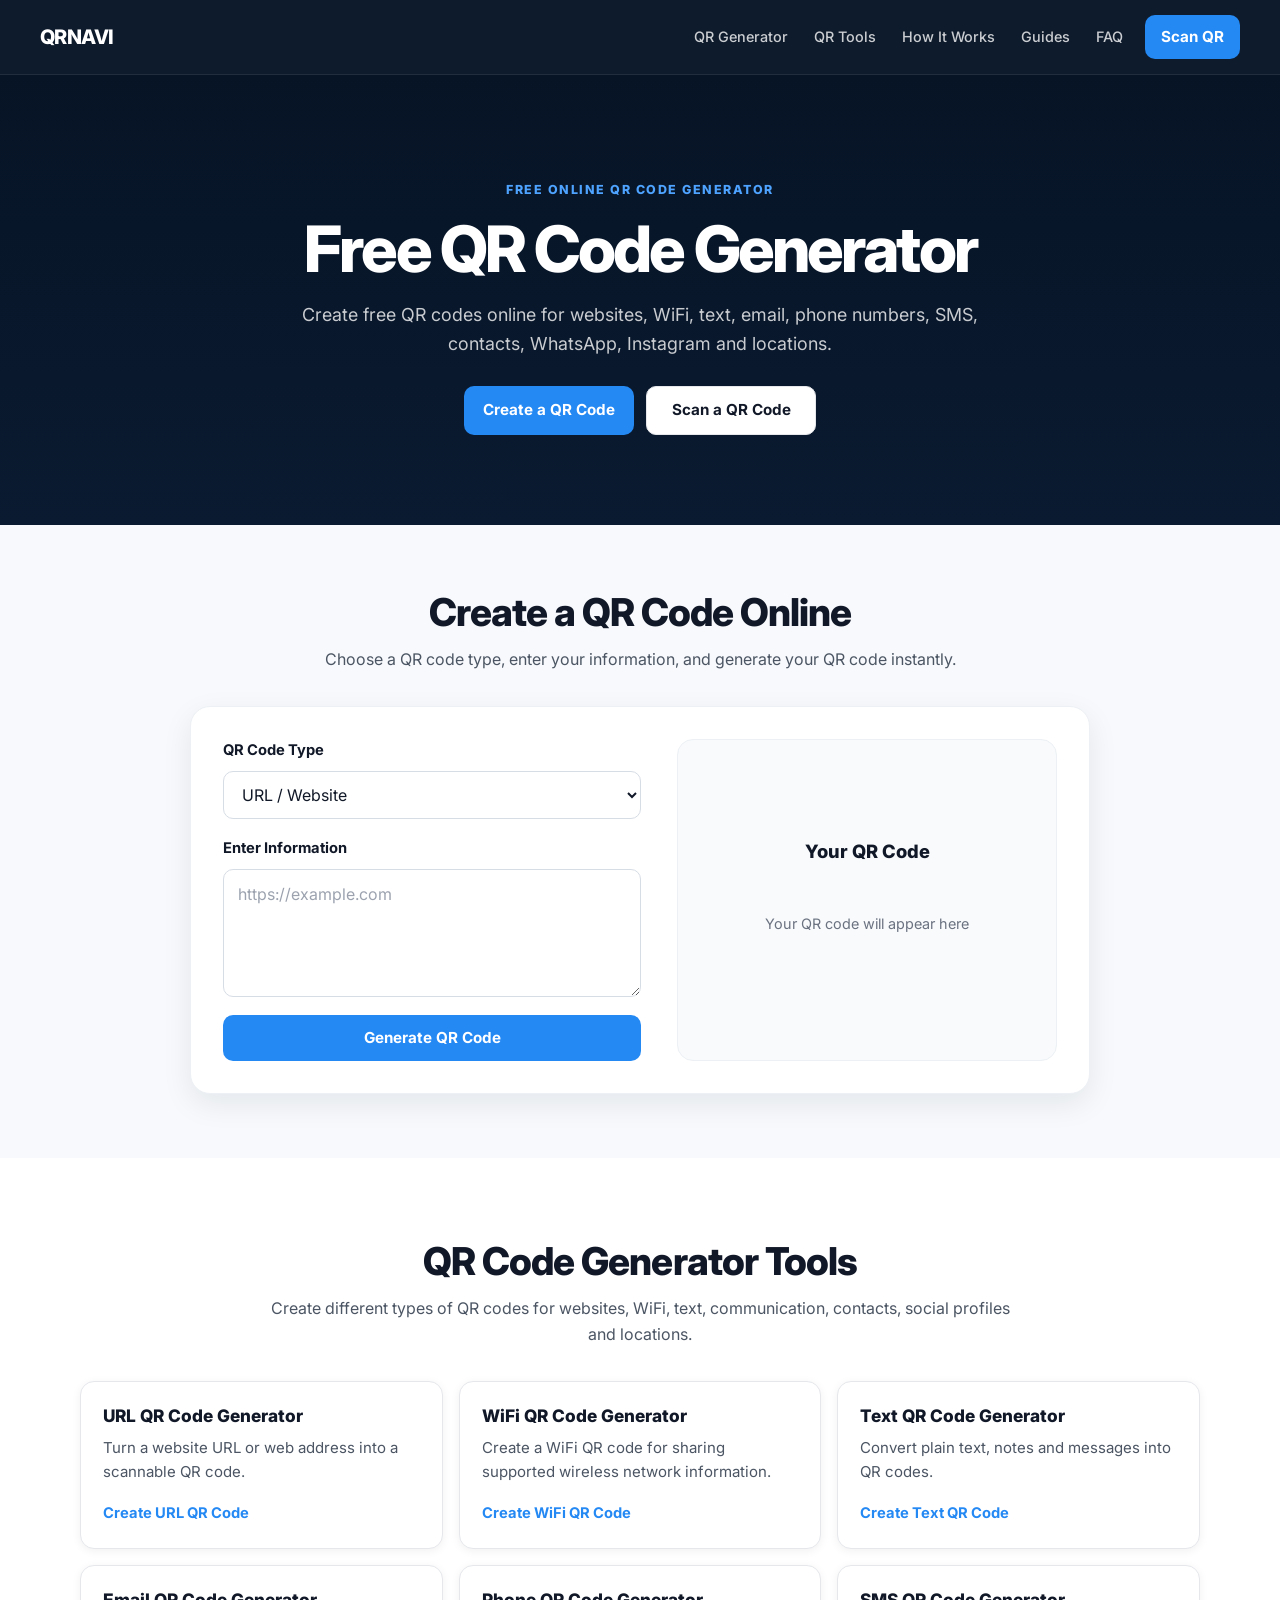
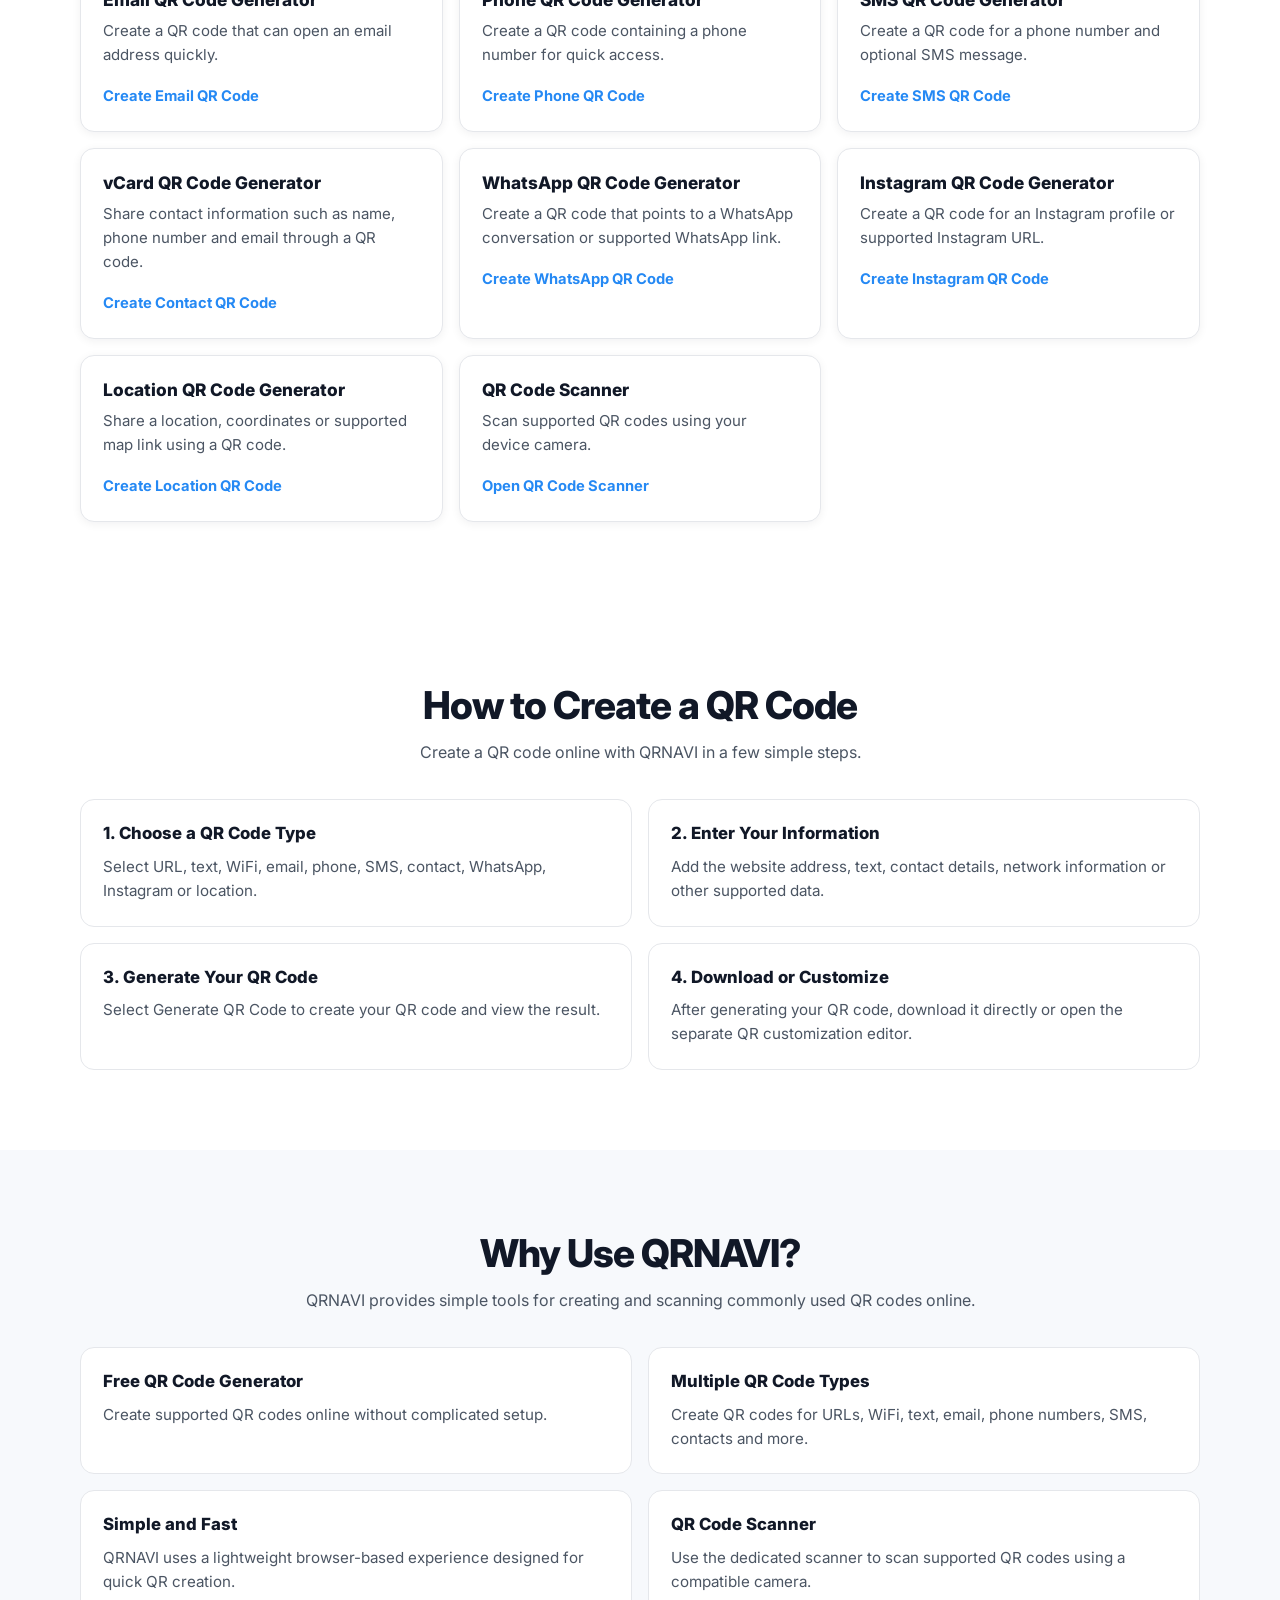
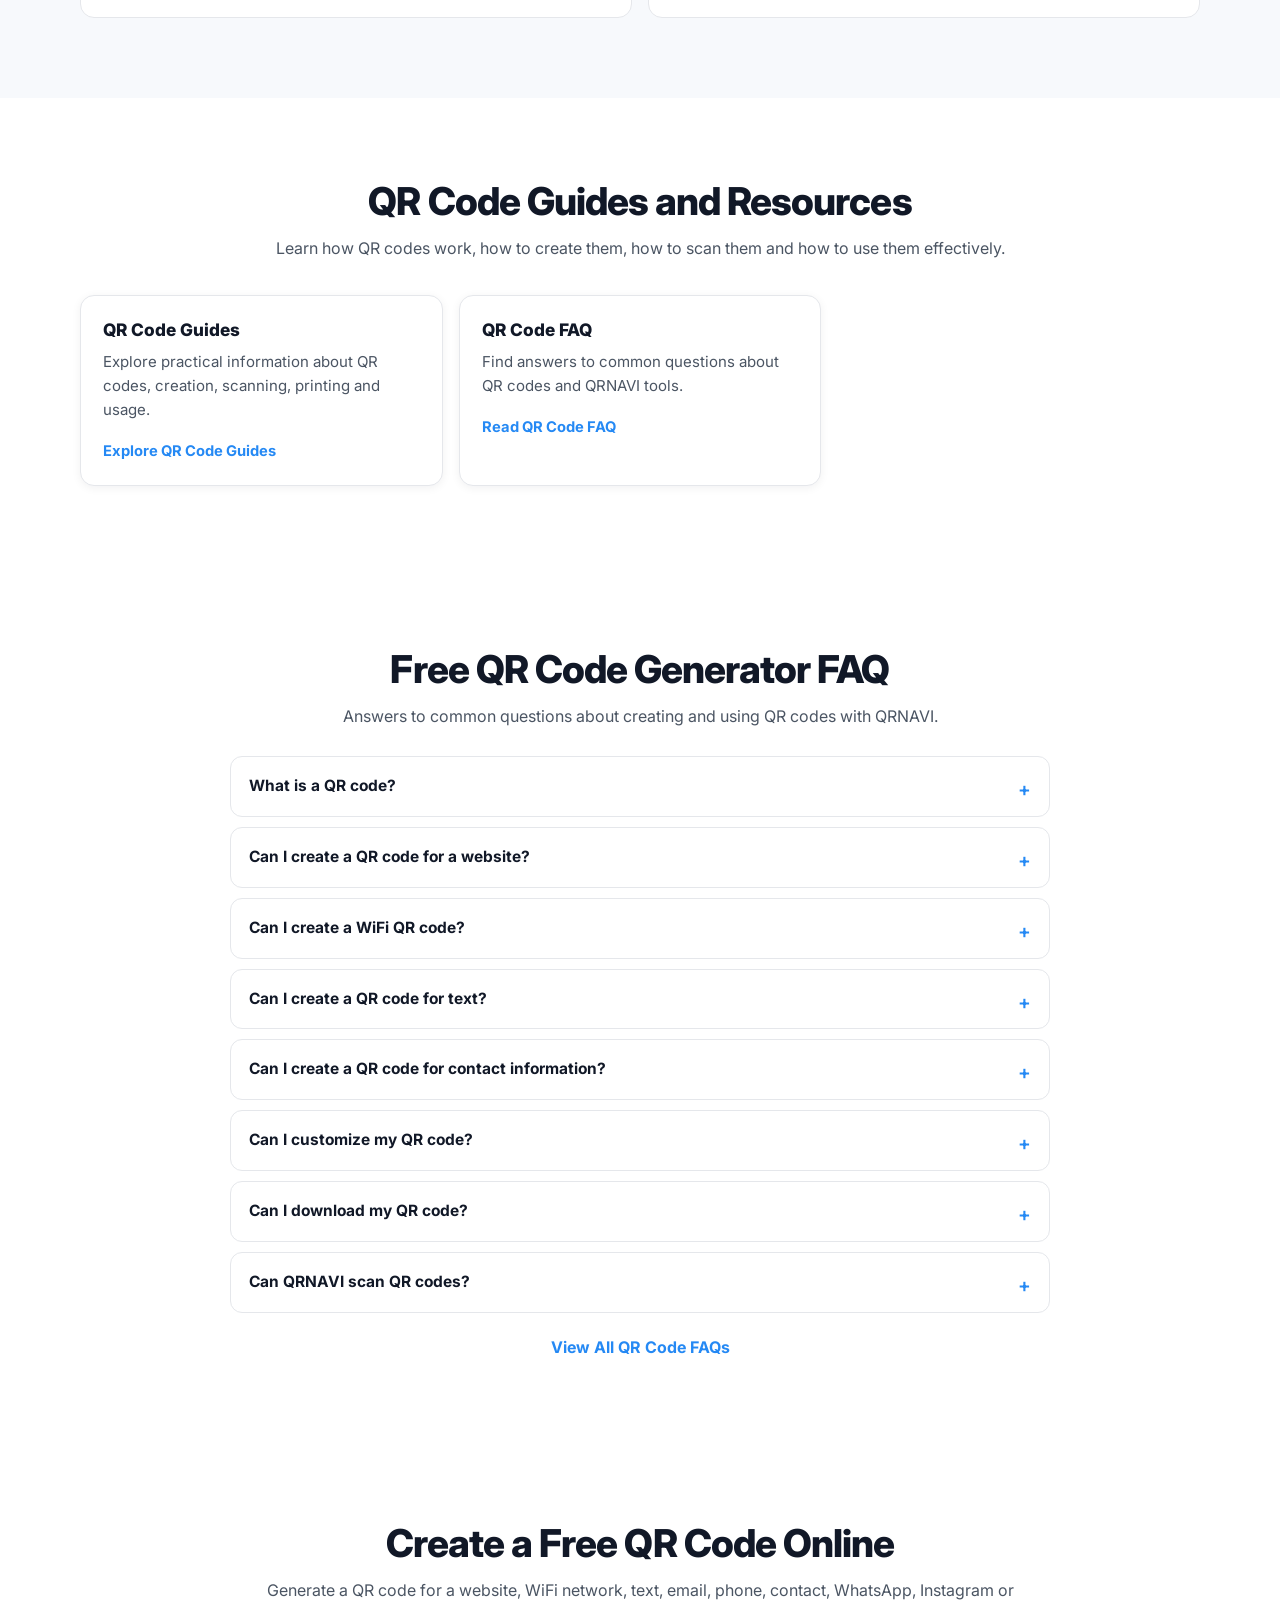
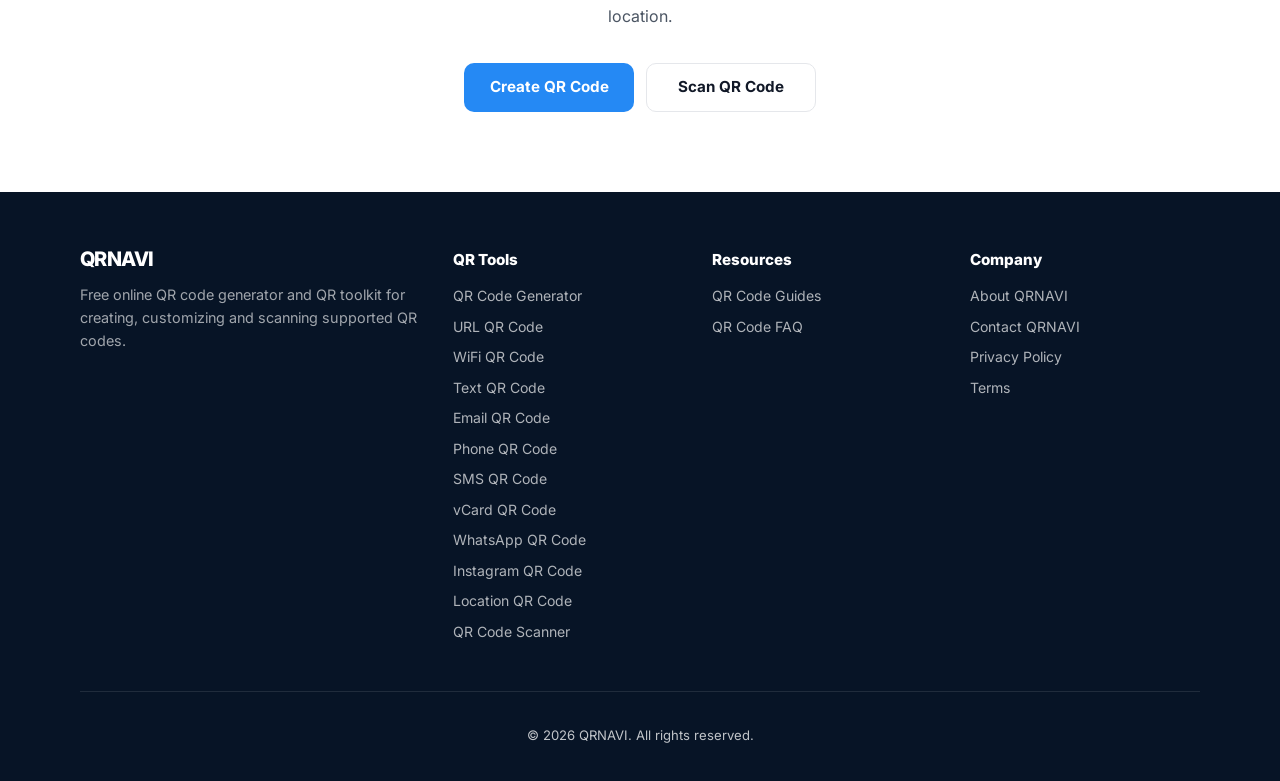
<file: index.html>
<!DOCTYPE html>
<html lang="en">
<head>
  <meta charset="UTF-8">

  <meta
    name="viewport"
    content="width=device-width, initial-scale=1.0"
  >

  <title>
    Free QR Code Generator — Create QR Codes Online | QRNAVI
  </title>

  <meta
    name="description"
    content="Create free QR codes online with QRNAVI. Generate QR codes for URLs, WiFi, text, email, phone, SMS, contacts, WhatsApp, Instagram and locations. Customize and download QR codes easily."
  >

  <meta
    name="robots"
    content="index, follow, max-image-preview:large, max-snippet:-1, max-video-preview:-1"
  >

  <meta
    name="theme-color"
    content="#071426"
  >

  <meta
    name="author"
    content="QRNAVI"
  >

  <meta
    name="application-name"
    content="QRNAVI"
  >

  <!--
    Canonical intentionally omitted for now.
    Final canonical URL will be added after QRNAVI domain is finalized.
  -->

  <!-- =========================
       OPEN GRAPH
  ========================== -->

  <meta
    property="og:type"
    content="website"
  >

  <meta
    property="og:title"
    content="Free QR Code Generator — QRNAVI"
  >

  <meta
    property="og:description"
    content="Create free QR codes online for URLs, WiFi, text, email, phone, SMS, contacts, WhatsApp, Instagram and locations with QRNAVI."
  >

  <meta
    property="og:site_name"
    content="QRNAVI"
  >


  <!-- =========================
       TWITTER / X
  ========================== -->

  <meta
    name="twitter:card"
    content="summary"
  >

  <meta
    name="twitter:title"
    content="Free QR Code Generator — QRNAVI"
  >

  <meta
    name="twitter:description"
    content="Create free QR codes online for URLs, WiFi, text, email, phone, SMS, contacts and more."
  >


  <!-- =========================
       PERFORMANCE
  ========================== -->

  <link
    rel="preconnect"
    href="https://cdnjs.cloudflare.com"
  >

  <link
    rel="dns-prefetch"
    href="//cdnjs.cloudflare.com"
  >

  <link
    rel="preconnect"
    href="https://fonts.googleapis.com"
  >

  <link
    rel="preconnect"
    href="https://fonts.gstatic.com"
    crossorigin
  >


  <!-- =========================
       FONT
  ========================== -->

  <link
    href="https://fonts.googleapis.com/css2?family=Inter:wght@400;500;600;700;800&display=swap"
    rel="stylesheet"
  >


  <!-- =========================
       MAIN CSS
  ========================== -->

  <link
    rel="stylesheet"
    href="style.css"
  >


  <!-- =========================
       STRUCTURED DATA
  ========================== -->

  <script type="application/ld+json">
  {
    "@context": "https://schema.org",
    "@graph": [

      {
        "@type": "WebSite",
        "@id": "#website",
        "name": "QRNAVI",
        "description": "Free online QR code generator and QR toolkit."
      },

      {
        "@type": "Organization",
        "@id": "#organization",
        "name": "QRNAVI"
      },

      {
        "@type": "WebApplication",
        "@id": "#webapplication",
        "name": "QRNAVI Free QR Code Generator",
        "applicationCategory": "UtilitiesApplication",
        "operatingSystem": "Any",
        "browserRequirements": "Requires a modern web browser",
        "description": "Create free QR codes online for URLs, text, WiFi, email, phone, SMS, contacts, WhatsApp, Instagram and locations."
      }

    ]
  }
  </script>

</head>


<body>


  <!-- =====================================================
       HEADER
  ====================================================== -->

  <header class="site-header">

    <div class="container">

      <nav
        class="nav"
        aria-label="Main navigation"
      >

        <!-- LOGO -->

        <a
          href="index.html"
          class="logo"
          aria-label="QRNAVI Home"
        >
          QRNAVI
        </a>


        <!-- DESKTOP NAVIGATION -->

        <div class="desktop-nav">

          <a href="qr-code-generator.html">
            QR Generator
          </a>

          <a href="#qr-tools">
            QR Tools
          </a>

          <a href="#how-it-works">
            How It Works
          </a>

          <a href="guides.html">
            Guides
          </a>

          <a href="faq.html">
            FAQ
          </a>

          <a
            href="qr-code-scanner.html"
            class="nav-button"
          >
            Scan QR
          </a>

        </div>


        <!-- MOBILE MENU -->

        <details class="mobile-menu">

          <summary aria-label="Open navigation menu">
            <span aria-hidden="true">☰</span>
          </summary>


          <div class="mobile-menu-content">

            <a href="qr-code-generator.html">
              QR Code Generator
            </a>

            <a href="#qr-tools">
              QR Tools
            </a>


            <!-- QR TOOLS -->

            <a href="url-to-qr-code.html">
              URL QR Code
            </a>

            <a href="wifi-qr-code.html">
              WiFi QR Code
            </a>

            <a href="text-to-qr-code.html">
              Text QR Code
            </a>

            <a href="email-to-qr-code.html">
              Email QR Code
            </a>

            <a href="phone-to-qr-code.html">
              Phone QR Code
            </a>

            <a href="sms-to-qr-code.html">
              SMS QR Code
            </a>

            <a href="vcard-qr-code.html">
              Contact / vCard QR Code
            </a>

            <a href="whatsapp-qr-code.html">
              WhatsApp QR Code
            </a>

            <a href="instagram-qr-code.html">
              Instagram QR Code
            </a>

            <a href="location-qr-code.html">
              Location QR Code
            </a>


            <!-- SCANNER -->

            <a href="qr-code-scanner.html">
              QR Code Scanner
            </a>


            <!-- RESOURCES -->

            <a href="#how-it-works">
              How It Works
            </a>

            <a href="guides.html">
              QR Code Guides
            </a>

            <a href="faq.html">
              FAQ
            </a>


            <!-- COMPANY -->

            <a href="about.html">
              About QRNAVI
            </a>

            <a href="contact.html">
              Contact
            </a>

            <a href="privacy-policy.html">
              Privacy Policy
            </a>

            <a href="terms.html">
              Terms
            </a>

          </div>

        </details>

      </nav>

    </div>

  </header>



  <main>


    <!-- =====================================================
         HERO
    ====================================================== -->

    <section class="hero">

      <div class="container">

        <p class="hero-eyebrow">
          FREE ONLINE QR CODE GENERATOR
        </p>


        <h1>
          Free QR Code Generator
        </h1>


        <p>
          Create free QR codes online for websites, WiFi,
          text, email, phone numbers, SMS, contacts,
          WhatsApp, Instagram and locations.
        </p>


        <div class="hero-actions">

          <a
            href="#qr-generator"
            class="nav-button"
          >
            Create a QR Code
          </a>


          <a
            href="qr-code-scanner.html"
            class="secondary-button"
          >
            Scan a QR Code
          </a>

        </div>

      </div>

    </section>



    <!-- =====================================================
         MAIN QR GENERATOR
    ====================================================== -->

    <section
      class="generator-section"
      id="qr-generator"
      aria-labelledby="generator-heading"
    >

      <div class="container">


        <div class="section-heading">

          <h2 id="generator-heading">
            Create a QR Code Online
          </h2>

          <p>
            Choose a QR code type, enter your information,
            and generate your QR code instantly.
          </p>

        </div>



        <div class="generator-card">


          <!-- GENERATOR FORM -->

          <form
            class="generator-form"
            id="qr-generator-form"
            novalidate
          >


            <!-- QR TYPE -->

            <div class="form-group">

              <label for="qr-type">
                QR Code Type
              </label>


              <select
                id="qr-type"
                name="qr-type"
              >

                <option value="url">
                  URL / Website
                </option>

                <option value="text">
                  Text
                </option>

                <option value="wifi">
                  WiFi
                </option>

                <option value="email">
                  Email
                </option>

                <option value="phone">
                  Phone
                </option>

                <option value="sms">
                  SMS
                </option>

                <option value="vcard">
                  Contact / vCard
                </option>

                <option value="whatsapp">
                  WhatsApp
                </option>

                <option value="instagram">
                  Instagram
                </option>

                <option value="location">
                  Location
                </option>

              </select>

            </div>



            <!-- GENERIC INPUT -->

            <div
              class="form-group"
              id="qr-input-group"
            >

              <label for="qr-input">
                Enter Information
              </label>


              <textarea
                id="qr-input"
                name="qr-input"
                rows="4"
                placeholder="Enter your URL, text or other information"
                autocomplete="off"
              ></textarea>

            </div>



            <!-- WIFI FIELDS -->

            <div
              id="wifi-fields"
            ></div>



            <!-- GENERATE BUTTON -->

            <button
              type="submit"
              id="generate-btn"
              class="nav-button"
            >
              Generate QR Code
            </button>

          </form>



          <!-- =================================================
               QR PREVIEW
          ================================================== -->

          <div
            class="qr-preview"
            id="qr-preview"
            aria-live="polite"
          >

            <h3>
              Your QR Code
            </h3>


            <div
              id="qr-output"
              aria-label="Generated QR code"
            ></div>


            <!--
              Download + Customize buttons are intentionally
              controlled by the QR engine/download system after
              a QR code is generated.

              They should NOT be permanently visible before
              QR generation.
            -->

          </div>

        </div>

      </div>

    </section>



    <!-- =====================================================
         QR CODE TOOLS
    ====================================================== -->

    <section
      class="tools-section"
      id="qr-tools"
      aria-labelledby="tools-heading"
    >

      <div class="container">


        <div class="section-heading">

          <h2 id="tools-heading">
            QR Code Generator Tools
          </h2>

          <p>
            Create different types of QR codes for websites,
            WiFi, text, communication, contacts, social profiles
            and locations.
          </p>

        </div>



        <div class="tools-grid">


          <!-- URL -->

          <article class="tool-card">

            <h3>
              URL QR Code Generator
            </h3>

            <p>
              Turn a website URL or web address into a
              scannable QR code.
            </p>

            <a href="url-to-qr-code.html">
              Create URL QR Code
            </a>

          </article>



          <!-- WIFI -->

          <article class="tool-card">

            <h3>
              WiFi QR Code Generator
            </h3>

            <p>
              Create a WiFi QR code for sharing supported
              wireless network information.
            </p>

            <a href="wifi-qr-code.html">
              Create WiFi QR Code
            </a>

          </article>



          <!-- TEXT -->

          <article class="tool-card">

            <h3>
              Text QR Code Generator
            </h3>

            <p>
              Convert plain text, notes and messages
              into QR codes.
            </p>

            <a href="text-to-qr-code.html">
              Create Text QR Code
            </a>

          </article>



          <!-- EMAIL -->

          <article class="tool-card">

            <h3>
              Email QR Code Generator
            </h3>

            <p>
              Create a QR code that can open an email
              address quickly.
            </p>

            <a href="email-to-qr-code.html">
              Create Email QR Code
            </a>

          </article>



          <!-- PHONE -->

          <article class="tool-card">

            <h3>
              Phone QR Code Generator
            </h3>

            <p>
              Create a QR code containing a phone number
              for quick access.
            </p>

            <a href="phone-to-qr-code.html">
              Create Phone QR Code
            </a>

          </article>



          <!-- SMS -->

          <article class="tool-card">

            <h3>
              SMS QR Code Generator
            </h3>

            <p>
              Create a QR code for a phone number and
              optional SMS message.
            </p>

            <a href="sms-to-qr-code.html">
              Create SMS QR Code
            </a>

          </article>



          <!-- VCARD -->

          <article class="tool-card">

            <h3>
              vCard QR Code Generator
            </h3>

            <p>
              Share contact information such as name,
              phone number and email through a QR code.
            </p>

            <a href="vcard-qr-code.html">
              Create Contact QR Code
            </a>

          </article>



          <!-- WHATSAPP -->

          <article class="tool-card">

            <h3>
              WhatsApp QR Code Generator
            </h3>

            <p>
              Create a QR code that points to a WhatsApp
              conversation or supported WhatsApp link.
            </p>

            <a href="whatsapp-qr-code.html">
              Create WhatsApp QR Code
            </a>

          </article>



          <!-- INSTAGRAM -->

          <article class="tool-card">

            <h3>
              Instagram QR Code Generator
            </h3>

            <p>
              Create a QR code for an Instagram profile
              or supported Instagram URL.
            </p>

            <a href="instagram-qr-code.html">
              Create Instagram QR Code
            </a>

          </article>



          <!-- LOCATION -->

          <article class="tool-card">

            <h3>
              Location QR Code Generator
            </h3>

            <p>
              Share a location, coordinates or supported
              map link using a QR code.
            </p>

            <a href="location-qr-code.html">
              Create Location QR Code
            </a>

          </article>



          <!-- SCANNER -->

          <article class="tool-card">

            <h3>
              QR Code Scanner
            </h3>

            <p>
              Scan supported QR codes using your device
              camera.
            </p>

            <a href="qr-code-scanner.html">
              Open QR Code Scanner
            </a>

          </article>

        </div>

      </div>

    </section>



    <!-- =====================================================
         HOW IT WORKS
    ====================================================== -->

    <section
      class="info-section"
      id="how-it-works"
      aria-labelledby="how-heading"
    >

      <div class="container">


        <div class="section-heading">

          <h2 id="how-heading">
            How to Create a QR Code
          </h2>

          <p>
            Create a QR code online with QRNAVI in a few
            simple steps.
          </p>

        </div>



        <div class="steps-grid">


          <article>

            <h3>
              1. Choose a QR Code Type
            </h3>

            <p>
              Select URL, text, WiFi, email, phone, SMS,
              contact, WhatsApp, Instagram or location.
            </p>

          </article>



          <article>

            <h3>
              2. Enter Your Information
            </h3>

            <p>
              Add the website address, text, contact details,
              network information or other supported data.
            </p>

          </article>



          <article>

            <h3>
              3. Generate Your QR Code
            </h3>

            <p>
              Select Generate QR Code to create your QR code
              and view the result.
            </p>

          </article>



          <article>

            <h3>
              4. Download or Customize
            </h3>

            <p>
              After generating your QR code, download it directly
              or open the separate QR customization editor.
            </p>

          </article>

        </div>

      </div>

    </section>



    <!-- =====================================================
         WHY QRNAVI
    ====================================================== -->

    <section
      class="info-section"
      aria-labelledby="why-heading"
    >

      <div class="container">


        <div class="section-heading">

          <h2 id="why-heading">
            Why Use QRNAVI?
          </h2>

          <p>
            QRNAVI provides simple tools for creating and
            scanning commonly used QR codes online.
          </p>

        </div>



        <div class="steps-grid">


          <article>

            <h3>
              Free QR Code Generator
            </h3>

            <p>
              Create supported QR codes online without
              complicated setup.
            </p>

          </article>



          <article>

            <h3>
              Multiple QR Code Types
            </h3>

            <p>
              Create QR codes for URLs, WiFi, text, email,
              phone numbers, SMS, contacts and more.
            </p>

          </article>



          <article>

            <h3>
              Simple and Fast
            </h3>

            <p>
              QRNAVI uses a lightweight browser-based
              experience designed for quick QR creation.
            </p>

          </article>



          <article>

            <h3>
              QR Code Scanner
            </h3>

            <p>
              Use the dedicated scanner to scan supported
              QR codes using a compatible camera.
            </p>

          </article>

        </div>

      </div>

    </section>



    <!-- =====================================================
         QR CODE GUIDES
    ====================================================== -->

    <section
      class="info-section"
      aria-labelledby="guides-heading"
    >

      <div class="container">


        <div class="section-heading">

          <h2 id="guides-heading">
            QR Code Guides and Resources
          </h2>

          <p>
            Learn how QR codes work, how to create them,
            how to scan them and how to use them effectively.
          </p>

        </div>



        <div class="tools-grid">


          <article class="tool-card">

            <h3>
              QR Code Guides
            </h3>

            <p>
              Explore practical information about QR codes,
              creation, scanning, printing and usage.
            </p>

            <a href="guides.html">
              Explore QR Code Guides
            </a>

          </article>



          <article class="tool-card">

            <h3>
              QR Code FAQ
            </h3>

            <p>
              Find answers to common questions about QR codes
              and QRNAVI tools.
            </p>

            <a href="faq.html">
              Read QR Code FAQ
            </a>

          </article>

        </div>

      </div>

    </section>



    <!-- =====================================================
         FAQ
    ====================================================== -->

    <section
      class="faq-section"
      aria-labelledby="faq-heading"
    >

      <div class="container">


        <div class="section-heading">

          <h2 id="faq-heading">
            Free QR Code Generator FAQ
          </h2>

          <p>
            Answers to common questions about creating and
            using QR codes with QRNAVI.
          </p>

        </div>



        <!-- FAQ 1 -->

        <details>

          <summary>
            What is a QR code?
          </summary>

          <p>
            A QR code is a two-dimensional code that can store
            information such as a website URL, text, contact
            information or other supported data.
          </p>

        </details>



        <!-- FAQ 2 -->

        <details>

          <summary>
            Can I create a QR code for a website?
          </summary>

          <p>
            Yes. Select the URL QR code option and enter the
            website address you want to encode.
          </p>

        </details>



        <!-- FAQ 3 -->

        <details>

          <summary>
            Can I create a WiFi QR code?
          </summary>

          <p>
            Yes. QRNAVI includes a WiFi QR code generator
            for supported wireless network information.
          </p>

        </details>



        <!-- FAQ 4 -->

        <details>

          <summary>
            Can I create a QR code for text?
          </summary>

          <p>
            Yes. Select Text and enter the information you
            want to encode into the QR code.
          </p>

        </details>



        <!-- FAQ 5 -->

        <details>

          <summary>
            Can I create a QR code for contact information?
          </summary>

          <p>
            Yes. QRNAVI supports Contact / vCard QR codes
            for supported contact information.
          </p>

        </details>



        <!-- FAQ 6 -->

        <details>

          <summary>
            Can I customize my QR code?
          </summary>

          <p>
            Yes. After generating a QR code, the Customize
            option will open the separate QRNAVI customization
            editor.
          </p>

        </details>



        <!-- FAQ 7 -->

        <details>

          <summary>
            Can I download my QR code?
          </summary>

          <p>
            Yes. After generating a QR code, the Download
            option can be used to save the generated QR image.
          </p>

        </details>



        <!-- FAQ 8 -->

        <details>

          <summary>
            Can QRNAVI scan QR codes?
          </summary>

          <p>
            Yes. QRNAVI includes a dedicated QR Code Scanner
            page for supported devices and browsers.
          </p>

        </details>



        <div class="section-action">

          <a href="faq.html">
            View All QR Code FAQs
          </a>

        </div>

      </div>

    </section>



    <!-- =====================================================
         FINAL CTA
    ====================================================== -->

    <section
      class="info-section"
      aria-labelledby="cta-heading"
    >

      <div class="container">


        <div class="section-heading">

          <h2 id="cta-heading">
            Create a Free QR Code Online
          </h2>

          <p>
            Generate a QR code for a website, WiFi network,
            text, email, phone, contact, WhatsApp, Instagram
            or location.
          </p>

        </div>



        <div class="hero-actions">

          <a
            href="#qr-generator"
            class="nav-button"
          >
            Create QR Code
          </a>


          <a
            href="qr-code-scanner.html"
            class="secondary-button"
          >
            Scan QR Code
          </a>

        </div>

      </div>

    </section>

  </main>



  <!-- =====================================================
       FOOTER
  ====================================================== -->

  <footer class="site-footer">

    <div class="container">


      <div class="footer-grid">


        <!-- BRAND -->

        <div>

          <a
            href="index.html"
            class="logo"
          >
            QRNAVI
          </a>

          <p>
            Free online QR code generator and QR toolkit
            for creating, customizing and scanning supported
            QR codes.
          </p>

        </div>



        <!-- QR TOOLS -->

        <div>

          <h3>
            QR Tools
          </h3>


          <a href="qr-code-generator.html">
            QR Code Generator
          </a>

          <a href="url-to-qr-code.html">
            URL QR Code
          </a>

          <a href="wifi-qr-code.html">
            WiFi QR Code
          </a>

          <a href="text-to-qr-code.html">
            Text QR Code
          </a>

          <a href="email-to-qr-code.html">
            Email QR Code
          </a>

          <a href="phone-to-qr-code.html">
            Phone QR Code
          </a>

          <a href="sms-to-qr-code.html">
            SMS QR Code
          </a>

          <a href="vcard-qr-code.html">
            vCard QR Code
          </a>

          <a href="whatsapp-qr-code.html">
            WhatsApp QR Code
          </a>

          <a href="instagram-qr-code.html">
            Instagram QR Code
          </a>

          <a href="location-qr-code.html">
            Location QR Code
          </a>

          <a href="qr-code-scanner.html">
            QR Code Scanner
          </a>

        </div>



        <!-- RESOURCES -->

        <div>

          <h3>
            Resources
          </h3>


          <a href="guides.html">
            QR Code Guides
          </a>

          <a href="faq.html">
            QR Code FAQ
          </a>

        </div>



        <!-- COMPANY -->

        <div>

          <h3>
            Company
          </h3>


          <a href="about.html">
            About QRNAVI
          </a>

          <a href="contact.html">
            Contact QRNAVI
          </a>

          <a href="privacy-policy.html">
            Privacy Policy
          </a>

          <a href="terms.html">
            Terms
          </a>

        </div>

      </div>



      <!-- FOOTER BOTTOM -->

      <div class="footer-bottom">

        <p>
          © <span id="current-year">2026</span>
          QRNAVI. All rights reserved.
        </p>

      </div>

    </div>

  </footer>



  <!-- =====================================================
       CORE QR GENERATOR
  ====================================================== -->

  <script
    src="script.js"
    defer
  ></script>



  <!-- =====================================================
       DOWNLOAD SYSTEM
       
       File will be added in the next step.
       Keeping the planned file reference here means we
       don't need to edit index.html again just to add this
       script reference.
  ====================================================== -->

  <script
    src="download-system.js"
    defer
  ></script>



  <!-- =====================================================
       YEAR
  ====================================================== -->

  <script>
    document.addEventListener("DOMContentLoaded", function () {

      const yearElement =
        document.getElementById("current-year");

      if (yearElement) {
        yearElement.textContent =
          new Date().getFullYear();
      }

    });
  </script>


</body>
</html>
</file>
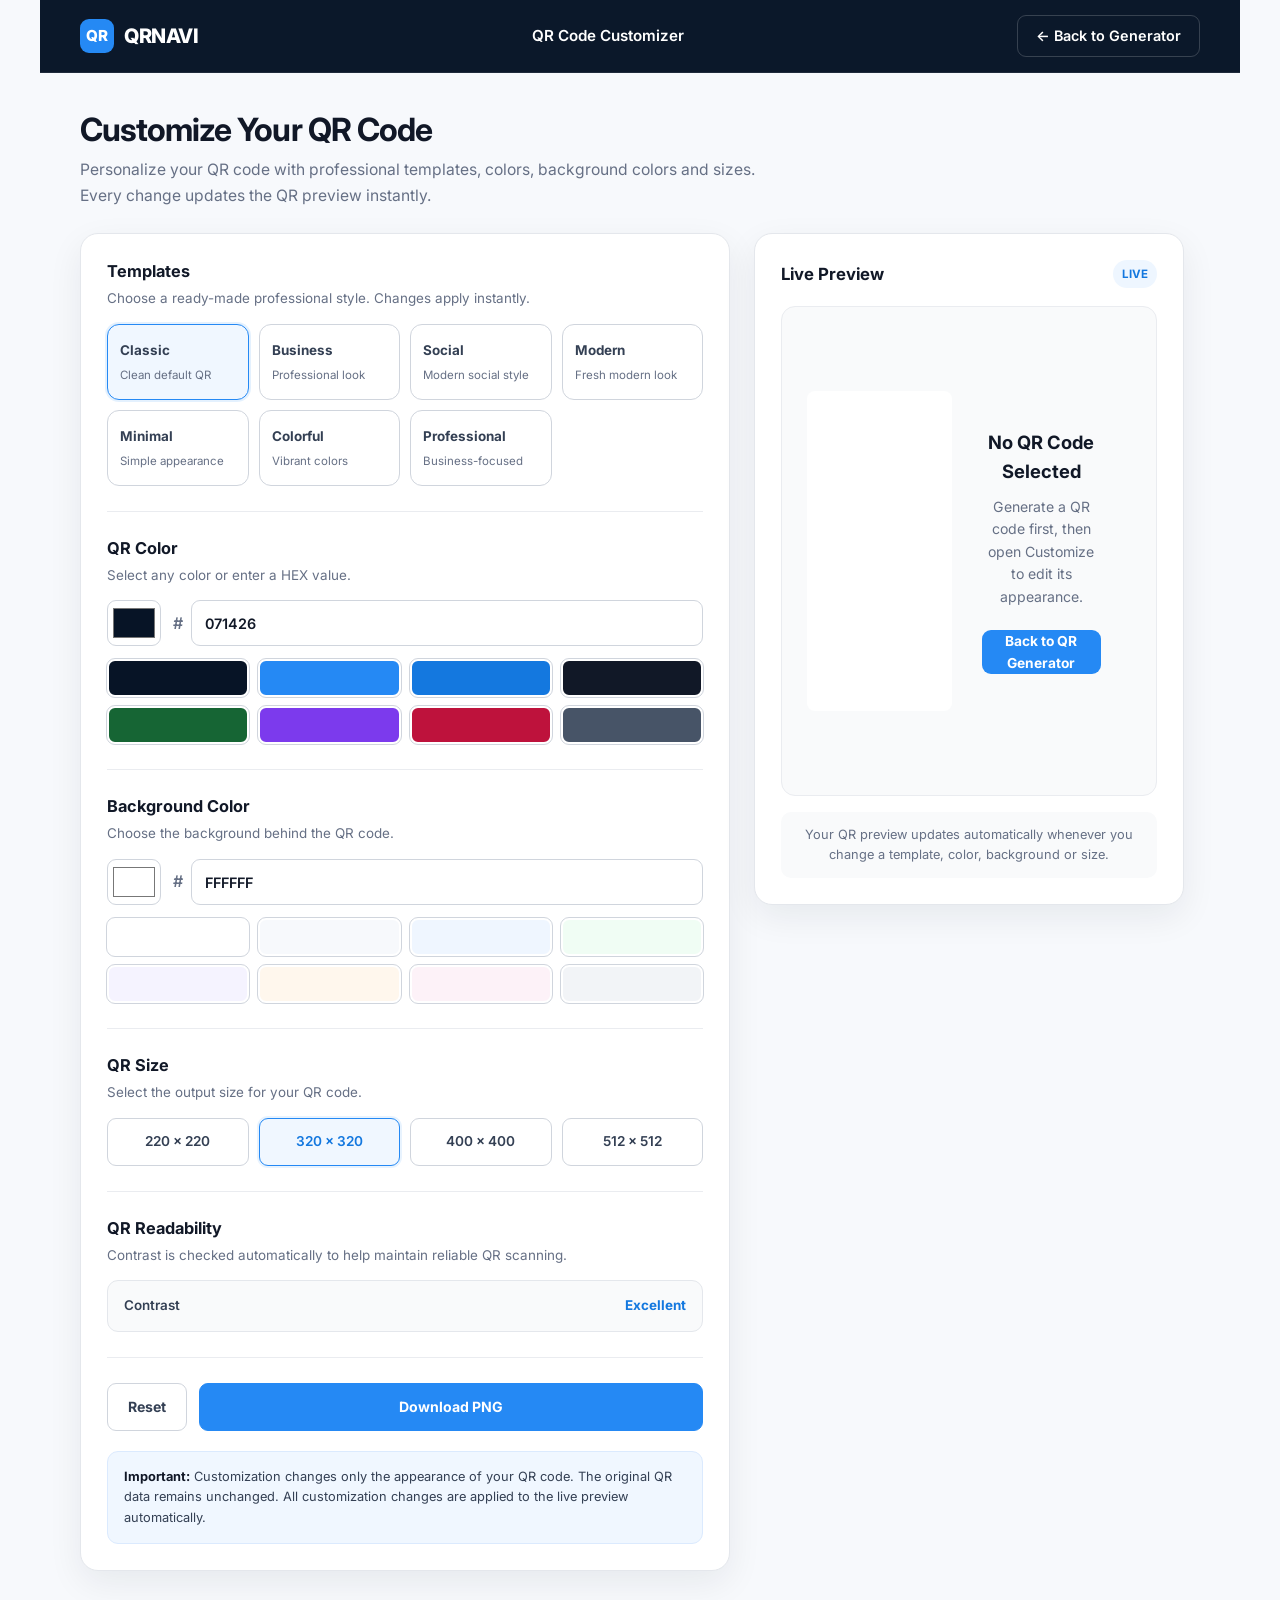
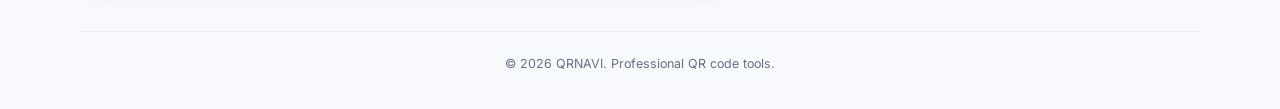
<file: qr-customizer.html>
<!DOCTYPE html>
<html lang="en">
<head>
    <meta charset="UTF-8">

    <meta
        name="viewport"
        content="width=1200"
    >

    <meta
        name="description"
        content="Customize your QR code with live color, template, background, size and readability controls using QRNAVI."
    >

    <meta
        name="robots"
        content="noindex, follow"
    >

    <meta
        name="theme-color"
        content="#071426"
    >

    <meta
        name="application-name"
        content="QRNAVI"
    >

    <title>QR Code Customizer — QRNAVI</title>

    <link
        rel="preconnect"
        href="https://fonts.googleapis.com"
    >

    <link
        rel="preconnect"
        href="https://fonts.gstatic.com"
        crossorigin
    >

    <link
        href="https://fonts.googleapis.com/css2?family=Inter:wght@400;500;600;700;800&display=swap"
        rel="stylesheet"
    >

    <link
        rel="stylesheet"
        href="style.css"
    >

    <!--
        Customizer-specific layout.
        This page intentionally uses a desktop-width workspace.
        It does NOT switch into a mobile editor.
    -->
    <style>
        html,
        body {
            min-width: 1200px;
            overflow-x: auto !important;
        }

        body.qrnavi-customizer-page {
            background: #f7f9fc;
        }

        .customizer-page-shell {
            width: 1200px;
            min-width: 1200px;
            margin: 0 auto;
        }

        .customizer-header {
            position: sticky;
            top: 0;
            z-index: 100;
            width: 100%;
            background: rgba(7, 20, 38, 0.98);
            border-bottom: 1px solid rgba(255, 255, 255, 0.08);
            backdrop-filter: blur(12px);
        }

        .customizer-header-inner {
            width: 1120px;
            min-width: 1120px;
            height: 72px;
            margin: 0 auto;
            display: flex;
            align-items: center;
            justify-content: space-between;
            gap: 24px;
        }

        .customizer-brand {
            display: inline-flex;
            align-items: center;
            gap: 10px;
            color: #ffffff;
            text-decoration: none;
            font-size: 1.25rem;
            font-weight: 800;
            letter-spacing: -0.02em;
        }

        .customizer-brand-mark {
            width: 34px;
            height: 34px;
            border-radius: 9px;
            display: grid;
            place-items: center;
            background: #2589f4;
            color: #ffffff;
            font-size: 0.95rem;
            font-weight: 800;
        }

        .customizer-header-title {
            margin: 0;
            color: #ffffff;
            font-size: 0.95rem;
            font-weight: 600;
        }

        .customizer-back-button {
            display: inline-flex;
            align-items: center;
            justify-content: center;
            min-height: 42px;
            padding: 0 18px;
            border: 1px solid rgba(255, 255, 255, 0.18);
            border-radius: 9px;
            color: #ffffff;
            background: transparent;
            text-decoration: none;
            font-size: 0.9rem;
            font-weight: 600;
            transition:
                background-color 0.2s ease,
                border-color 0.2s ease;
        }

        .customizer-back-button:hover {
            background: rgba(255, 255, 255, 0.08);
            border-color: rgba(255, 255, 255, 0.3);
        }

        .customizer-main {
            width: 1120px;
            min-width: 1120px;
            margin: 0 auto;
            padding: 38px 0 60px;
        }

        .customizer-intro {
            margin-bottom: 24px;
        }

        .customizer-intro h1 {
            margin: 0 0 8px;
            color: #111827;
            font-size: 2rem;
            line-height: 1.2;
            letter-spacing: -0.03em;
        }

        .customizer-intro p {
            max-width: 720px;
            margin: 0;
            color: #667085;
            font-size: 0.98rem;
            line-height: 1.65;
        }

        .customizer-workspace {
            display: grid;
            grid-template-columns: 650px 430px;
            gap: 24px;
            align-items: start;
        }

        .customizer-controls,
        .customizer-preview-panel {
            background: #ffffff;
            border: 1px solid #e4e7ec;
            border-radius: 18px;
            box-shadow: 0 12px 35px rgba(16, 24, 40, 0.07);
        }

        .customizer-controls {
            padding: 26px;
        }

        .customizer-preview-panel {
            position: sticky;
            top: 96px;
            padding: 26px;
        }

        .customizer-section {
            padding: 0 0 25px;
            margin: 0 0 25px;
            border-bottom: 1px solid #eaecf0;
        }

        .customizer-section:last-child {
            padding-bottom: 0;
            margin-bottom: 0;
            border-bottom: 0;
        }

        .customizer-section-heading {
            margin-bottom: 15px;
        }

        .customizer-section-heading h2 {
            margin: 0 0 5px;
            color: #111827;
            font-size: 1.02rem;
            line-height: 1.4;
            font-weight: 700;
        }

        .customizer-section-heading p {
            margin: 0;
            color: #667085;
            font-size: 0.84rem;
            line-height: 1.55;
        }

        .template-grid {
            display: grid;
            grid-template-columns: repeat(4, 1fr);
            gap: 10px;
        }

        .template-card {
            min-height: 76px;
            padding: 12px;
            border: 1px solid #d0d5dd;
            border-radius: 12px;
            background: #ffffff;
            color: #344054;
            cursor: pointer;
            text-align: left;
            transition:
                border-color 0.2s ease,
                box-shadow 0.2s ease,
                background-color 0.2s ease;
        }

        .template-card:hover {
            border-color: #2589f4;
            box-shadow: 0 4px 12px rgba(37, 137, 244, 0.1);
        }

        .template-card.is-active {
            border-color: #2589f4;
            background: #f0f7ff;
            box-shadow: 0 0 0 2px rgba(37, 137, 244, 0.12);
        }

        .template-card-name {
            display: block;
            margin-bottom: 5px;
            font-size: 0.84rem;
            font-weight: 700;
        }

        .template-card-description {
            display: block;
            color: #667085;
            font-size: 0.72rem;
            line-height: 1.4;
        }

        .color-control-row {
            display: grid;
            grid-template-columns: 54px 1fr;
            gap: 12px;
            align-items: center;
        }

        .color-picker {
            width: 54px;
            height: 46px;
            padding: 3px;
            border: 1px solid #d0d5dd;
            border-radius: 9px;
            background: #ffffff;
            cursor: pointer;
        }

        .hex-input-wrapper {
            display: flex;
            align-items: center;
            gap: 8px;
        }

        .hex-prefix {
            color: #667085;
            font-weight: 600;
        }

        .hex-input {
            width: 100%;
            height: 46px;
            padding: 0 13px;
            border: 1px solid #d0d5dd;
            border-radius: 9px;
            outline: none;
            color: #111827;
            background: #ffffff;
            font: inherit;
            font-size: 0.9rem;
            font-weight: 600;
            text-transform: uppercase;
        }

        .hex-input:focus {
            border-color: #2589f4;
            box-shadow: 0 0 0 3px rgba(37, 137, 244, 0.12);
        }

        .preset-grid {
            display: grid;
            grid-template-columns: repeat(4, 1fr);
            gap: 9px;
            margin-top: 13px;
        }

        .preset-color {
            height: 38px;
            border: 2px solid #ffffff;
            outline: 1px solid #d0d5dd;
            border-radius: 8px;
            cursor: pointer;
        }

        .preset-color:focus-visible {
            outline: 3px solid rgba(37, 137, 244, 0.35);
        }

        .size-grid {
            display: grid;
            grid-template-columns: repeat(4, 1fr);
            gap: 10px;
        }

        .size-option {
            min-height: 48px;
            border: 1px solid #d0d5dd;
            border-radius: 9px;
            background: #ffffff;
            color: #344054;
            cursor: pointer;
            font: inherit;
            font-size: 0.85rem;
            font-weight: 600;
        }

        .size-option:hover {
            border-color: #2589f4;
        }

        .size-option.is-active {
            border-color: #2589f4;
            background: #f0f7ff;
            color: #1478df;
            box-shadow: 0 0 0 2px rgba(37, 137, 244, 0.1);
        }

        .contrast-box {
            display: flex;
            align-items: center;
            justify-content: space-between;
            gap: 16px;
            padding: 14px 16px;
            border: 1px solid #e4e7ec;
            border-radius: 11px;
            background: #f9fafb;
        }

        .contrast-label {
            color: #344054;
            font-size: 0.84rem;
            font-weight: 600;
        }

        .contrast-status {
            color: #1478df;
            font-size: 0.84rem;
            font-weight: 700;
        }

        .customizer-actions {
            display: flex;
            align-items: center;
            gap: 12px;
            margin-top: 25px;
        }

        .customizer-reset-button,
        .customizer-download-button {
            min-height: 48px;
            padding: 0 20px;
            border-radius: 9px;
            font: inherit;
            font-size: 0.88rem;
            font-weight: 700;
            cursor: pointer;
        }

        .customizer-reset-button {
            border: 1px solid #d0d5dd;
            background: #ffffff;
            color: #344054;
        }

        .customizer-reset-button:hover {
            background: #f9fafb;
        }

        .customizer-download-button {
            flex: 1;
            border: 1px solid #2589f4;
            background: #2589f4;
            color: #ffffff;
        }

        .customizer-download-button:hover {
            background: #1478df;
            border-color: #1478df;
        }

        .preview-heading {
            display: flex;
            align-items: center;
            justify-content: space-between;
            gap: 15px;
            margin-bottom: 18px;
        }

        .preview-heading h2 {
            margin: 0;
            color: #111827;
            font-size: 1.05rem;
            font-weight: 700;
        }

        .live-badge {
            display: inline-flex;
            align-items: center;
            min-height: 28px;
            padding: 0 9px;
            border-radius: 999px;
            background: #eef6ff;
            color: #1478df;
            font-size: 0.72rem;
            font-weight: 700;
        }

        .customizer-qr-stage {
            min-height: 490px;
            display: flex;
            align-items: center;
            justify-content: center;
            padding: 25px;
            border: 1px solid #eaecf0;
            border-radius: 14px;
            background: #f9fafb;
            overflow: hidden;
        }

        .customizer-qr-output {
            width: 320px;
            min-height: 320px;
            display: flex;
            align-items: center;
            justify-content: center;
            background: #ffffff;
            border-radius: 8px;
        }

        .customizer-qr-output canvas,
        .customizer-qr-output img {
            display: block;
            max-width: 100%;
            height: auto;
        }

        .preview-info {
            margin-top: 16px;
            padding: 13px 14px;
            border-radius: 10px;
            background: #f9fafb;
            color: #667085;
            font-size: 0.8rem;
            line-height: 1.55;
            text-align: center;
        }

        .customizer-empty-state {
            width: 100%;
            padding: 55px 30px;
            text-align: center;
        }

        .customizer-empty-state h2 {
            margin: 0 0 9px;
            color: #111827;
            font-size: 1.15rem;
        }

        .customizer-empty-state p {
            max-width: 380px;
            margin: 0 auto 20px;
            color: #667085;
            font-size: 0.88rem;
            line-height: 1.6;
        }

        .customizer-empty-state a {
            display: inline-flex;
            align-items: center;
            justify-content: center;
            min-height: 44px;
            padding: 0 18px;
            border-radius: 9px;
            background: #2589f4;
            color: #ffffff;
            text-decoration: none;
            font-size: 0.86rem;
            font-weight: 700;
        }

        .customizer-empty-state a:hover {
            background: #1478df;
        }

        .customizer-note {
            margin-top: 20px;
            padding: 15px 16px;
            border: 1px solid #dbeafe;
            border-radius: 11px;
            background: #f0f7ff;
            color: #344054;
            font-size: 0.8rem;
            line-height: 1.6;
        }

        .customizer-note strong {
            color: #111827;
        }

        .customizer-error {
            margin-top: 14px;
            padding: 12px 14px;
            border: 1px solid #fecdca;
            border-radius: 9px;
            background: #fef3f2;
            color: #b42318;
            font-size: 0.82rem;
            line-height: 1.5;
        }

        .customizer-footer {
            width: 1120px;
            min-width: 1120px;
            margin: 0 auto;
            padding: 22px 0 35px;
            border-top: 1px solid #eaecf0;
            color: #667085;
            font-size: 0.78rem;
            text-align: center;
        }

        /*
         * Keep the editor desktop-sized even when the page is opened
         * from a phone. There is intentionally no mobile editor layout.
         */
        @media (max-width: 1199px) {
            .customizer-page-shell {
                margin-left: 0;
                margin-right: 0;
            }

            .customizer-header-inner,
            .customizer-main,
            .customizer-footer {
                margin-left: 40px;
                margin-right: 40px;
            }
        }
    </style>
</head>

<body class="qrnavi-customizer-page">

    <div class="customizer-page-shell">

        <!-- =====================================================
             HEADER
             ===================================================== -->

        <header class="customizer-header">
            <div class="customizer-header-inner">

                <a
                    class="customizer-brand"
                    href="index.html"
                    aria-label="QRNAVI Home"
                >
                    <span
                        class="customizer-brand-mark"
                        aria-hidden="true"
                    >
                        QR
                    </span>

                    <span>QRNAVI</span>
                </a>

                <p class="customizer-header-title">
                    QR Code Customizer
                </p>

                <a
                    class="customizer-back-button"
                    href="index.html"
                >
                    ← Back to Generator
                </a>

            </div>
        </header>


        <!-- =====================================================
             MAIN
             ===================================================== -->

        <main class="customizer-main">

            <section
                class="customizer-intro"
                aria-labelledby="customizer-page-title"
            >
                <h1 id="customizer-page-title">
                    Customize Your QR Code
                </h1>

                <p>
                    Personalize your QR code with professional templates,
                    colors, background colors and sizes. Every change
                    updates the QR preview instantly.
                </p>
            </section>


            <!-- =================================================
                 WORKSPACE
                 ================================================= -->

            <div class="customizer-workspace">

                <!-- =============================================
                     LEFT: CONTROLS
                     ============================================= -->

                <section
                    class="customizer-controls"
                    aria-label="QR customization controls"
                >

                    <!-- Templates -->

                    <div class="customizer-section">

                        <div class="customizer-section-heading">
                            <h2>Templates</h2>

                            <p>
                                Choose a ready-made professional style.
                                Changes apply instantly.
                            </p>
                        </div>

                        <div
                            class="template-grid"
                            id="template-grid"
                        >

                            <button
                                type="button"
                                class="template-card is-active"
                                data-template="classic"
                                aria-pressed="true"
                            >
                                <span class="template-card-name">
                                    Classic
                                </span>

                                <span class="template-card-description">
                                    Clean default QR
                                </span>
                            </button>


                            <button
                                type="button"
                                class="template-card"
                                data-template="business"
                                aria-pressed="false"
                            >
                                <span class="template-card-name">
                                    Business
                                </span>

                                <span class="template-card-description">
                                    Professional look
                                </span>
                            </button>


                            <button
                                type="button"
                                class="template-card"
                                data-template="social"
                                aria-pressed="false"
                            >
                                <span class="template-card-name">
                                    Social
                                </span>

                                <span class="template-card-description">
                                    Modern social style
                                </span>
                            </button>


                            <button
                                type="button"
                                class="template-card"
                                data-template="modern"
                                aria-pressed="false"
                            >
                                <span class="template-card-name">
                                    Modern
                                </span>

                                <span class="template-card-description">
                                    Fresh modern look
                                </span>
                            </button>


                            <button
                                type="button"
                                class="template-card"
                                data-template="minimal"
                                aria-pressed="false"
                            >
                                <span class="template-card-name">
                                    Minimal
                                </span>

                                <span class="template-card-description">
                                    Simple appearance
                                </span>
                            </button>


                            <button
                                type="button"
                                class="template-card"
                                data-template="colorful"
                                aria-pressed="false"
                            >
                                <span class="template-card-name">
                                    Colorful
                                </span>

                                <span class="template-card-description">
                                    Vibrant colors
                                </span>
                            </button>


                            <button
                                type="button"
                                class="template-card"
                                data-template="professional"
                                aria-pressed="false"
                            >
                                <span class="template-card-name">
                                    Professional
                                </span>

                                <span class="template-card-description">
                                    Business-focused
                                </span>
                            </button>

                        </div>

                    </div>


                    <!-- QR Color -->

                    <div class="customizer-section">

                        <div class="customizer-section-heading">
                            <h2>QR Color</h2>

                            <p>
                                Select any color or enter a HEX value.
                            </p>
                        </div>

                        <div class="color-control-row">

                            <input
                                type="color"
                                id="qr-color-picker"
                                class="color-picker"
                                value="#071426"
                                aria-label="QR code color"
                            >

                            <div class="hex-input-wrapper">

                                <span
                                    class="hex-prefix"
                                    aria-hidden="true"
                                >
                                    #
                                </span>

                                <input
                                    type="text"
                                    id="qr-color-hex"
                                    class="hex-input"
                                    value="071426"
                                    maxlength="6"
                                    inputmode="text"
                                    autocomplete="off"
                                    spellcheck="false"
                                    aria-label="QR code HEX color"
                                >

                            </div>

                        </div>


                        <div
                            class="preset-grid"
                            id="qr-color-presets"
                            aria-label="QR color presets"
                        >

                            <button
                                type="button"
                                class="preset-color"
                                data-color="#071426"
                                style="background:#071426"
                                aria-label="Navy"
                                title="Navy"
                            ></button>

                            <button
                                type="button"
                                class="preset-color"
                                data-color="#2589F4"
                                style="background:#2589F4"
                                aria-label="Blue"
                                title="Blue"
                            ></button>

                            <button
                                type="button"
                                class="preset-color"
                                data-color="#1478DF"
                                style="background:#1478DF"
                                aria-label="Deep Blue"
                                title="Deep Blue"
                            ></button>

                            <button
                                type="button"
                                class="preset-color"
                                data-color="#111827"
                                style="background:#111827"
                                aria-label="Black"
                                title="Black"
                            ></button>

                            <button
                                type="button"
                                class="preset-color"
                                data-color="#166534"
                                style="background:#166534"
                                aria-label="Green"
                                title="Green"
                            ></button>

                            <button
                                type="button"
                                class="preset-color"
                                data-color="#7C3AED"
                                style="background:#7C3AED"
                                aria-label="Purple"
                                title="Purple"
                            ></button>

                            <button
                                type="button"
                                class="preset-color"
                                data-color="#BE123C"
                                style="background:#BE123C"
                                aria-label="Berry"
                                title="Berry"
                            ></button>

                            <button
                                type="button"
                                class="preset-color"
                                data-color="#475467"
                                style="background:#475467"
                                aria-label="Slate"
                                title="Slate"
                            ></button>

                        </div>

                    </div>


                    <!-- Background Color -->

                    <div class="customizer-section">

                        <div class="customizer-section-heading">
                            <h2>Background Color</h2>

                            <p>
                                Choose the background behind the QR code.
                            </p>
                        </div>

                        <div class="color-control-row">

                            <input
                                type="color"
                                id="background-color-picker"
                                class="color-picker"
                                value="#FFFFFF"
                                aria-label="QR background color"
                            >

                            <div class="hex-input-wrapper">

                                <span
                                    class="hex-prefix"
                                    aria-hidden="true"
                                >
                                    #
                                </span>

                                <input
                                    type="text"
                                    id="background-color-hex"
                                    class="hex-input"
                                    value="FFFFFF"
                                    maxlength="6"
                                    inputmode="text"
                                    autocomplete="off"
                                    spellcheck="false"
                                    aria-label="QR background HEX color"
                                >

                            </div>

                        </div>


                        <div
                            class="preset-grid"
                            id="background-color-presets"
                            aria-label="Background color presets"
                        >

                            <button
                                type="button"
                                class="preset-color"
                                data-color="#FFFFFF"
                                style="background:#FFFFFF"
                                aria-label="White"
                                title="White"
                            ></button>

                            <button
                                type="button"
                                class="preset-color"
                                data-color="#F7F9FC"
                                style="background:#F7F9FC"
                                aria-label="Light Gray"
                                title="Light Gray"
                            ></button>

                            <button
                                type="button"
                                class="preset-color"
                                data-color="#EFF6FF"
                                style="background:#EFF6FF"
                                aria-label="Light Blue"
                                title="Light Blue"
                            ></button>

                            <button
                                type="button"
                                class="preset-color"
                                data-color="#F0FDF4"
                                style="background:#F0FDF4"
                                aria-label="Light Green"
                                title="Light Green"
                            ></button>

                            <button
                                type="button"
                                class="preset-color"
                                data-color="#F5F3FF"
                                style="background:#F5F3FF"
                                aria-label="Light Purple"
                                title="Light Purple"
                            ></button>

                            <button
                                type="button"
                                class="preset-color"
                                data-color="#FFF7ED"
                                style="background:#FFF7ED"
                                aria-label="Light Orange"
                                title="Light Orange"
                            ></button>

                            <button
                                type="button"
                                class="preset-color"
                                data-color="#FDF2F8"
                                style="background:#FDF2F8"
                                aria-label="Light Pink"
                                title="Light Pink"
                            ></button>

                            <button
                                type="button"
                                class="preset-color"
                                data-color="#F2F4F7"
                                style="background:#F2F4F7"
                                aria-label="Soft Gray"
                                title="Soft Gray"
                            ></button>

                        </div>

                    </div>


                    <!-- Size -->

                    <div class="customizer-section">

                        <div class="customizer-section-heading">
                            <h2>QR Size</h2>

                            <p>
                                Select the output size for your QR code.
                            </p>
                        </div>

                        <div
                            class="size-grid"
                            id="size-options"
                        >

                            <button
                                type="button"
                                class="size-option"
                                data-size="220"
                                aria-pressed="false"
                            >
                                220 × 220
                            </button>

                            <button
                                type="button"
                                class="size-option is-active"
                                data-size="320"
                                aria-pressed="true"
                            >
                                320 × 320
                            </button>

                            <button
                                type="button"
                                class="size-option"
                                data-size="400"
                                aria-pressed="false"
                            >
                                400 × 400
                            </button>

                            <button
                                type="button"
                                class="size-option"
                                data-size="512"
                                aria-pressed="false"
                            >
                                512 × 512
                            </button>

                        </div>

                    </div>


                    <!-- Readability -->

                    <div class="customizer-section">

                        <div class="customizer-section-heading">
                            <h2>QR Readability</h2>

                            <p>
                                Contrast is checked automatically to help
                                maintain reliable QR scanning.
                            </p>
                        </div>

                        <div
                            class="contrast-box"
                            id="contrast-feedback"
                            aria-live="polite"
                        >

                            <span class="contrast-label">
                                Contrast
                            </span>

                            <span
                                class="contrast-status"
                                id="contrast-status"
                            >
                                Excellent
                            </span>

                        </div>

                    </div>


                    <!-- Actions -->

                    <div class="customizer-actions">

                        <button
                            type="button"
                            id="reset-customization"
                            class="customizer-reset-button"
                        >
                            Reset
                        </button>

                        <button
                            type="button"
                            id="customizer-download"
                            class="customizer-download-button"
                        >
                            Download PNG
                        </button>

                    </div>


                    <!-- Important Note -->

                    <div class="customizer-note">
                        <strong>Important:</strong>
                        Customization changes only the appearance of your
                        QR code. The original QR data remains unchanged.
                        All customization changes are applied to the live
                        preview automatically.
                    </div>


                    <!-- Error Area -->

                    <div
                        id="customizer-error"
                        class="customizer-error"
                        role="alert"
                        hidden
                    ></div>

                </section>


                <!-- =============================================
                     RIGHT: LIVE PREVIEW
                     ============================================= -->

                <aside
                    class="customizer-preview-panel"
                    aria-label="Live QR code preview"
                >

                    <div class="preview-heading">

                        <h2>
                            Live Preview
                        </h2>

                        <span class="live-badge">
                            LIVE
                        </span>

                    </div>


                    <div
                        class="customizer-qr-stage"
                        id="customizer-qr-stage"
                    >

                        <div
                            id="customizer-qr-output"
                            class="customizer-qr-output"
                            aria-live="polite"
                            aria-label="Customized QR code preview"
                        >
                        </div>


                        <!--
                            Empty state is controlled by qr-customizer.js.
                            It is hidden once valid QR data is loaded.
                        -->

                        <div
                            id="customizer-empty-state"
                            class="customizer-empty-state"
                            hidden
                        >

                            <h2>
                                No QR Code Selected
                            </h2>

                            <p>
                                Generate a QR code first, then open
                                Customize to edit its appearance.
                            </p>

                            <a href="index.html">
                                Back to QR Generator
                            </a>

                        </div>

                    </div>


                    <div class="preview-info">
                        Your QR preview updates automatically whenever
                        you change a template, color, background or size.
                    </div>

                </aside>

            </div>

        </main>


        <!-- =====================================================
             FOOTER
             ===================================================== -->

        <footer class="customizer-footer">
            © <span id="customizer-year">2026</span> QRNAVI.
            Professional QR code tools.
        </footer>

    </div>


    <!-- =========================================================
         QR CUSTOMIZER JAVASCRIPT
         =========================================================
         This is the next file we will create.
    -->

    <script
        src="qr-customizer.js"
        defer
    ></script>


    <!-- =========================================================
         YEAR
         ========================================================= -->

    <script>
        document.addEventListener("DOMContentLoaded", function () {
            const yearElement =
                document.getElementById("customizer-year");

            if (yearElement) {
                yearElement.textContent =
                    new Date().getFullYear();
            }
        });
    </script>

</body>
</html>
</file>
<file: style.css>
/* =========================================================
   QRNAVI — GLOBAL STYLES
   Mobile-first professional QR platform
   ========================================================= */

/* -------------------------
   ROOT VARIABLES
-------------------------- */

:root {
  --navy: #071426;
  --navy-light: #0d1d33;

  --blue: #2589f4;
  --blue-light: #4da3ff;
  --blue-hover: #1478df;

  --background: #f7f9fc;
  --white: #ffffff;

  --text: #111827;
  --text-light: #4b5563;
  --text-muted: #6b7280;

  --border: #e5e7eb;
  --border-light: #edf0f4;

  --success: #16803c;
  --error: #c62828;

  --shadow-sm: 0 2px 10px rgba(7, 20, 38, 0.06);
  --shadow-md: 0 10px 30px rgba(7, 20, 38, 0.08);

  --radius-sm: 8px;
  --radius-md: 14px;
  --radius-lg: 20px;

  --container: min(1120px, calc(100% - 32px));
}


/* =========================================================
   RESET
   ========================================================= */

*,
*::before,
*::after {
  box-sizing: border-box;
}

html {
  scroll-behavior: smooth;
  scroll-padding-top: 90px;
}

body {
  margin: 0;
  background: var(--background);
  color: var(--text);

  font-family:
    "Inter",
    -apple-system,
    BlinkMacSystemFont,
    "Segoe UI",
    Roboto,
    Helvetica,
    Arial,
    sans-serif;

  font-size: 16px;
  line-height: 1.6;

  -webkit-font-smoothing: antialiased;
  text-rendering: optimizeLegibility;

  overflow-x: hidden;
}

img,
svg {
  max-width: 100%;
  height: auto;
}

button,
input,
select,
textarea {
  font: inherit;
}

button,
a {
  -webkit-tap-highlight-color: transparent;
}

a {
  color: inherit;
  text-decoration: none;
}

button {
  cursor: pointer;
}


/* =========================================================
   COMMON
   ========================================================= */

.container {
  width: var(--container);
  margin-inline: auto;
}

section {
  width: 100%;
}

.section-heading {
  max-width: 760px;
  margin: 0 auto 34px;
  text-align: center;
}

.section-heading h2 {
  margin: 0 0 12px;

  font-size: clamp(1.7rem, 5vw, 2.4rem);
  line-height: 1.2;
  font-weight: 800;
  letter-spacing: -0.025em;
}

.section-heading p {
  margin: 0;

  color: var(--text-light);
  font-size: 1rem;
}


/* =========================================================
   HEADER
   ========================================================= */

.site-header {
  position: sticky;
  top: 0;
  z-index: 1000;

  background: rgba(7, 20, 38, 0.97);
  border-bottom: 1px solid rgba(255, 255, 255, 0.08);

  backdrop-filter: blur(12px);
  -webkit-backdrop-filter: blur(12px);
}

.nav {
  min-height: 68px;

  display: flex;
  align-items: center;
  justify-content: space-between;

  gap: 16px;
}

.logo {
  display: inline-flex;
  align-items: center;

  color: var(--white);

  font-size: 1.25rem;
  line-height: 1;
  font-weight: 800;
  letter-spacing: -0.03em;

  white-space: nowrap;
}

.desktop-nav {
  display: none;
}


/* =========================================================
   MOBILE MENU
   ========================================================= */

.mobile-menu {
  position: relative;
  margin-left: auto;
}

.mobile-menu summary {
  width: 44px;
  height: 44px;

  display: flex;
  align-items: center;
  justify-content: center;

  border: 1px solid rgba(255, 255, 255, 0.15);
  border-radius: 10px;

  color: var(--white);
  background: rgba(255, 255, 255, 0.05);

  cursor: pointer;
  list-style: none;

  user-select: none;
}

.mobile-menu summary::-webkit-details-marker {
  display: none;
}

.mobile-menu summary span {
  font-size: 1.35rem;
  line-height: 1;
}

.mobile-menu-content {
  position: absolute;
  top: calc(100% + 10px);
  right: 0;

  width: min(285px, calc(100vw - 32px));
  max-height: calc(100vh - 90px);

  padding: 10px;

  overflow-y: auto;

  background: var(--navy);
  border: 1px solid rgba(255, 255, 255, 0.1);
  border-radius: 14px;

  box-shadow: 0 18px 45px rgba(0, 0, 0, 0.25);
}

.mobile-menu-content a {
  display: block;

  padding: 11px 13px;

  border-radius: 8px;

  color: rgba(255, 255, 255, 0.9);

  font-size: 0.94rem;
  font-weight: 500;
}

.mobile-menu-content a:hover,
.mobile-menu-content a:focus-visible {
  background: rgba(255, 255, 255, 0.08);
  color: var(--white);
}


/* =========================================================
   BUTTONS
   ========================================================= */

.nav-button,
.secondary-button {
  display: inline-flex;
  align-items: center;
  justify-content: center;

  min-height: 46px;
  padding: 11px 18px;

  border: 1px solid transparent;
  border-radius: 10px;

  font-size: 0.95rem;
  font-weight: 700;

  transition:
    background-color 0.2s ease,
    border-color 0.2s ease,
    transform 0.2s ease,
    box-shadow 0.2s ease;
}

.nav-button {
  background: var(--blue);
  color: var(--white);
}

.nav-button:hover {
  background: var(--blue-hover);
}

.nav-button:active,
.secondary-button:active {
  transform: translateY(1px);
}

.secondary-button {
  background: var(--white);
  border-color: var(--border);

  color: var(--text);
}

.secondary-button:hover {
  border-color: #cfd6df;
  background: #f9fafb;
}

.nav-button:focus-visible,
.secondary-button:focus-visible,
a:focus-visible,
button:focus-visible,
summary:focus-visible,
input:focus-visible,
select:focus-visible,
textarea:focus-visible {
  outline: 3px solid rgba(37, 137, 244, 0.35);
  outline-offset: 2px;
}


/* =========================================================
   HERO
   ========================================================= */

.hero {
  padding: 72px 0 64px;

  background:
    linear-gradient(
      180deg,
      var(--navy) 0%,
      #0a1a30 100%
    );

  color: var(--white);

  text-align: center;
}

.hero .container {
  max-width: 850px;
}

.hero-eyebrow {
  margin: 0 0 14px;

  color: var(--blue-light);

  font-size: 0.78rem;
  font-weight: 800;
  letter-spacing: 0.12em;
}

.hero h1 {
  margin: 0 auto 18px;

  max-width: 800px;

  font-size: clamp(2.15rem, 9vw, 4rem);
  line-height: 1.08;
  font-weight: 800;
  letter-spacing: -0.045em;
}

.hero p:not(.hero-eyebrow) {
  max-width: 700px;
  margin: 0 auto;

  color: rgba(255, 255, 255, 0.78);

  font-size: clamp(1rem, 3vw, 1.12rem);
}

.hero-actions {
  margin-top: 28px;

  display: flex;
  flex-direction: column;
  align-items: stretch;
  justify-content: center;

  gap: 12px;
}


/* =========================================================
   GENERATOR
   ========================================================= */

.generator-section {
  padding: 64px 0;
}

.generator-card {
  max-width: 900px;
  margin: 0 auto;

  display: grid;
  gap: 28px;

  padding: 22px;

  background: var(--white);
  border: 1px solid var(--border-light);
  border-radius: var(--radius-lg);

  box-shadow: var(--shadow-md);
}

.generator-form {
  display: flex;
  flex-direction: column;
  gap: 18px;
}

.form-group {
  display: flex;
  flex-direction: column;
  gap: 8px;
}

.form-group label {
  color: var(--text);

  font-size: 0.92rem;
  font-weight: 700;
}

.form-group input,
.form-group select,
.form-group textarea {
  width: 100%;

  padding: 12px 14px;

  background: var(--white);
  border: 1px solid #d7dde5;
  border-radius: 10px;

  color: var(--text);

  font-size: 1rem;

  transition:
    border-color 0.2s ease,
    box-shadow 0.2s ease;
}

.form-group input,
.form-group select {
  min-height: 48px;
}

.form-group textarea {
  min-height: 110px;
  resize: vertical;
}

.form-group input::placeholder,
.form-group textarea::placeholder {
  color: #9ca3af;
}

.form-group input:focus,
.form-group select:focus,
.form-group textarea:focus {
  border-color: var(--blue);

  box-shadow:
    0 0 0 3px rgba(37, 137, 244, 0.1);

  outline: none;
}

.generator-form > .nav-button {
  width: 100%;
  border: 0;
}


/* =========================================================
   WIFI DYNAMIC FIELDS
   ========================================================= */

#wifi-fields {
  display: flex;
  flex-direction: column;
  gap: 14px;
}

#wifi-fields:empty {
  display: none;
}

#wifi-fields label {
  display: block;
  margin-bottom: 7px;

  color: var(--text);

  font-size: 0.92rem;
  font-weight: 700;
}

#wifi-fields input,
#wifi-fields select {
  width: 100%;

  min-height: 48px;
  padding: 12px 14px;

  background: var(--white);
  border: 1px solid #d7dde5;
  border-radius: 10px;

  color: var(--text);
}


/* =========================================================
   QR PREVIEW
   ========================================================= */

.qr-preview {
  min-width: 0;

  display: flex;
  flex-direction: column;
  align-items: center;
  justify-content: center;

  padding: 22px;

  background: #f8fafc;
  border: 1px solid var(--border-light);
  border-radius: 16px;

  text-align: center;
}

.qr-preview h3 {
  margin: 0 0 18px;

  font-size: 1.15rem;
  font-weight: 800;
}

#qr-output {
  width: 100%;
  min-height: 40px;

  display: flex;
  align-items: center;
  justify-content: center;

  overflow: hidden;
}

#qr-output canvas,
#qr-output img {
  display: block;

  width: min(320px, 100%);
  height: auto;

  max-width: 100%;
}

#qr-output:empty {
  min-height: 80px;
}

#qr-output:empty::before {
  content: "Your QR code will appear here";

  color: var(--text-muted);

  font-size: 0.9rem;
}


/* =========================================================
   TOOLS
   ========================================================= */

.tools-section {
  padding: 64px 0;

  background: var(--white);
}

.tools-grid {
  display: grid;
  grid-template-columns: 1fr;

  gap: 16px;
}

.tool-card {
  min-width: 0;

  padding: 22px;

  background: var(--white);
  border: 1px solid var(--border);
  border-radius: var(--radius-md);

  box-shadow: var(--shadow-sm);

  transition:
    transform 0.2s ease,
    box-shadow 0.2s ease,
    border-color 0.2s ease;
}

.tool-card:hover {
  transform: translateY(-2px);

  border-color: #d6e5f6;

  box-shadow: var(--shadow-md);
}

.tool-card h3 {
  margin: 0 0 8px;

  font-size: 1.08rem;
  line-height: 1.35;
  font-weight: 800;
}

.tool-card p {
  margin: 0 0 16px;

  color: var(--text-light);

  font-size: 0.94rem;
}

.tool-card a {
  display: inline-flex;

  color: var(--blue);

  font-size: 0.92rem;
  font-weight: 700;
}

.tool-card a:hover {
  color: var(--blue-hover);
  text-decoration: underline;
  text-underline-offset: 3px;
}


/* =========================================================
   INFORMATION SECTIONS
   ========================================================= */

.info-section {
  padding: 64px 0;
}

.info-section:nth-of-type(even) {
  background: var(--white);
}

.steps-grid {
  display: grid;
  grid-template-columns: 1fr;

  gap: 16px;
}

.steps-grid article {
  padding: 22px;

  background: var(--white);
  border: 1px solid var(--border);
  border-radius: var(--radius-md);
}

.steps-grid h3 {
  margin: 0 0 9px;

  font-size: 1.05rem;
  line-height: 1.4;
  font-weight: 800;
}

.steps-grid p {
  margin: 0;

  color: var(--text-light);

  font-size: 0.95rem;
}


/* =========================================================
   FAQ
   ========================================================= */

.faq-section {
  padding: 64px 0;

  background: var(--white);
}

.faq-section .container {
  max-width: 820px;
}

.faq-section .section-heading {
  margin-bottom: 26px;
}

.faq-section details {
  margin-bottom: 10px;

  border: 1px solid var(--border);
  border-radius: 12px;

  background: var(--white);
}

.faq-section summary {
  padding: 17px 18px;

  color: var(--text);

  font-size: 0.97rem;
  font-weight: 700;

  cursor: pointer;
  list-style: none;
}

.faq-section summary::-webkit-details-marker {
  display: none;
}

.faq-section summary::after {
  content: "+";

  float: right;

  color: var(--blue);

  font-size: 1.2rem;
  font-weight: 600;
}

.faq-section details[open] summary::after {
  content: "−";
}

.faq-section details p {
  margin: 0;
  padding: 0 18px 18px;

  color: var(--text-light);

  font-size: 0.94rem;
}

.section-action {
  margin-top: 22px;

  text-align: center;
}

.section-action a {
  color: var(--blue);

  font-weight: 700;
}

.section-action a:hover {
  color: var(--blue-hover);
  text-decoration: underline;
  text-underline-offset: 3px;
}


/* =========================================================
   FOOTER
   ========================================================= */

.site-footer {
  padding: 56px 0 22px;

  background: var(--navy);

  color: rgba(255, 255, 255, 0.75);
}

.site-footer .logo {
  margin-bottom: 14px;
}

.footer-grid {
  display: grid;
  grid-template-columns: 1fr;

  gap: 36px;
}

.footer-grid > div:first-child {
  max-width: 360px;
}

.footer-grid p {
  margin: 0;

  color: rgba(255, 255, 255, 0.62);

  font-size: 0.9rem;
}

.footer-grid h3 {
  margin: 0 0 13px;

  color: var(--white);

  font-size: 0.95rem;
  font-weight: 800;
}

.footer-grid a:not(.logo) {
  display: block;

  width: fit-content;

  margin-bottom: 8px;

  color: rgba(255, 255, 255, 0.68);

  font-size: 0.88rem;
}

.footer-grid a:not(.logo):hover {
  color: var(--white);
}

.footer-bottom {
  margin-top: 40px;
  padding-top: 20px;

  border-top: 1px solid rgba(255, 255, 255, 0.1);

  text-align: center;
}

.footer-bottom p {
  font-size: 0.82rem;
}


/* =========================================================
   TABLET
   ========================================================= */

@media (min-width: 600px) {

  .hero {
    padding: 90px 0 78px;
  }

  .hero-actions {
    flex-direction: row;
    align-items: center;
  }

  .hero-actions .nav-button,
  .hero-actions .secondary-button {
    min-width: 170px;
  }

  .generator-card {
    padding: 28px;
  }

  .tools-grid {
    grid-template-columns: repeat(2, minmax(0, 1fr));
  }

  .steps-grid {
    grid-template-columns: repeat(2, minmax(0, 1fr));
  }

  .footer-grid {
    grid-template-columns: 1.5fr 1fr 1fr 1fr;
    gap: 28px;
  }

}


/* =========================================================
   DESKTOP
   ========================================================= */

@media (min-width: 900px) {

  .site-header .container {
    width: min(1200px, calc(100% - 48px));
  }

  .nav {
    min-height: 74px;
  }

  .desktop-nav {
    display: flex;
    align-items: center;
    justify-content: flex-end;

    gap: 4px;
  }

  .desktop-nav > a:not(.nav-button) {
    padding: 9px 11px;

    color: rgba(255, 255, 255, 0.78);

    font-size: 0.9rem;
    font-weight: 500;

    border-radius: 8px;
  }

  .desktop-nav > a:not(.nav-button):hover {
    color: var(--white);
    background: rgba(255, 255, 255, 0.06);
  }

  .desktop-nav .nav-button {
    margin-left: 7px;

    min-height: 42px;
    padding: 9px 15px;
  }

  .mobile-menu {
    display: none;
  }

  .generator-card {
    grid-template-columns: minmax(0, 1fr) minmax(320px, 380px);
    align-items: start;

    gap: 36px;

    padding: 32px;
  }

  .qr-preview {
    min-height: 100%;
  }

  .tools-grid {
    grid-template-columns: repeat(3, minmax(0, 1fr));
  }

  .info-section,
  .tools-section,
  .faq-section {
    padding: 80px 0;
  }

}


/* =========================================================
   LARGE DESKTOP
   ========================================================= */

@media (min-width: 1200px) {

  .hero {
    padding: 105px 0 90px;
  }

  .hero h1 {
    font-size: 4rem;
  }

}


/* =========================================================
   REDUCED MOTION
   ========================================================= */

@media (prefers-reduced-motion: reduce) {

  html {
    scroll-behavior: auto;
  }

  *,
  *::before,
  *::after {
    transition-duration: 0.01ms !important;
    animation-duration: 0.01ms !important;
    animation-iteration-count: 1 !important;
  }

}


/* =========================================================
   SMALL SCREEN SAFETY
   ========================================================= */

@media (max-width: 359px) {

  :root {
    --container: calc(100% - 24px);
  }

  .hero {
    padding-top: 58px;
  }

  .hero h1 {
    font-size: 2rem;
  }

  .generator-card,
  .tool-card,
  .steps-grid article {
    padding: 18px;
  }

}
</file>
